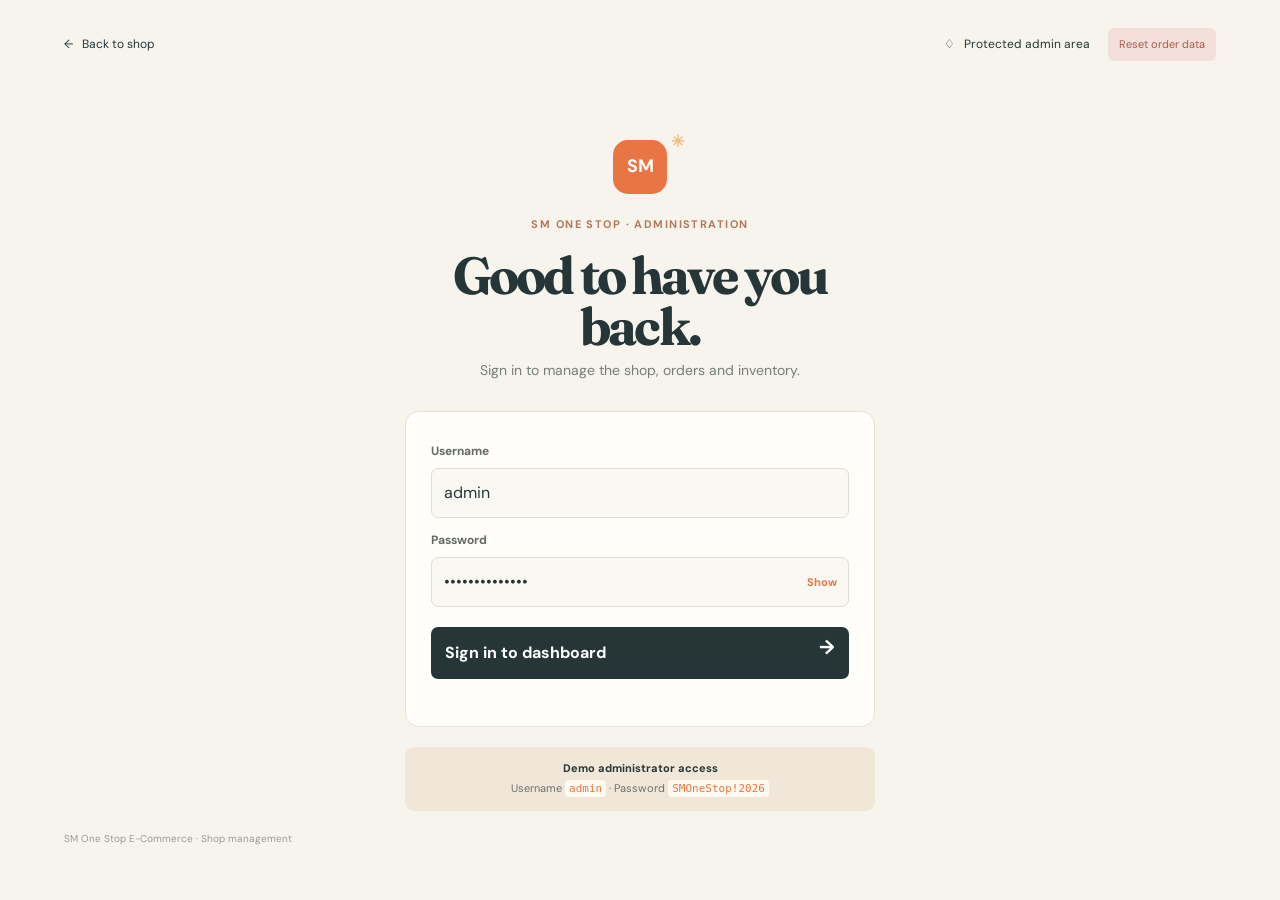
<file: admin.html>
<!DOCTYPE html>
<html lang="en">
<head>
  <!--
    Admin page shell ito. Dito inilalagay ang login screen,
    dashboard navigation, statistics, at dynamic content container.
  -->
  <meta charset="UTF-8">
  <meta name="viewport" content="width=device-width, initial-scale=1.0">
  <title>SM One Stop — Admin</title>
  <link rel="preconnect" href="https://fonts.googleapis.com">
  <link rel="preconnect" href="https://fonts.gstatic.com" crossorigin>
  <link href="https://fonts.googleapis.com/css2?family=DM+Sans:wght@400;500;600;700&family=Fraunces:opsz,wght@9..144,600;9..144,700&display=swap" rel="stylesheet">
  <link rel="stylesheet" href="style.css">
</head>
<body class="admin-page">
  <section class="admin-view" aria-labelledby="admin-title">
    <div class="admin-topbar"><a href="index.html">← &nbsp; Back to shop</a><div><span>♢ &nbsp; Protected admin area</span><button id="reset-data" type="button">Reset order data</button></div></div>
    <div class="admin-login" id="admin-login">
      <div class="admin-logo">SM <span>✳</span></div>
      <p class="admin-kicker">SM ONE STOP · ADMINISTRATION</p>
      <h1 id="admin-title">Good to have you back.</h1>
      <p class="admin-intro">Sign in to manage the shop, orders and inventory.</p>
      <form class="login-form" id="login-form">
        <label for="username">Username</label><input id="username" value="admin" autocomplete="username">
        <label for="password">Password</label><div class="password-field"><input id="password" type="password" value="SMOneStop!2026" autocomplete="current-password"><button type="button" id="show-password">Show</button></div>
        <button class="admin-signin" type="submit">Sign in to dashboard <span>→</span></button><p class="login-error" id="login-error" role="alert"></p>
      </form>
      <div class="demo-access"><strong>Demo administrator access</strong><span>Username <code>admin</code> · Password <code>SMOneStop!2026</code></span></div>
    </div>
    <div class="admin-dashboard" id="admin-dashboard">
      <aside class="admin-sidebar">
        <div class="admin-side-brand"><span class="brand-mark">SM</span><strong>ONE STOP</strong></div>
        <nav aria-label="Admin navigation">
          <button class="admin-nav active" data-section="overview" type="button">▦ <span>Overview</span></button>
          <button class="admin-nav" data-section="products" type="button">□ <span>Products</span></button>
          <button class="admin-nav" data-section="orders" type="button">▤ <span>Orders</span></button>
          <button class="admin-nav" data-section="sales-analytics" type="button">⌁ <span>Sales Analytics</span></button>
          <button class="admin-nav" data-section="demand-forecasting" type="button">⌂ <span>Demand Forecasting</span></button>
          <button class="admin-nav" data-section="vouchers" type="button">◇ <span>Vouchers</span></button>
          <button class="admin-nav" data-section="customers" type="button">♙ <span>Customers</span></button>
          <button class="admin-nav" data-section="inventory" type="button">◇ <span>Inventory</span></button>
        </nav>
        <button class="admin-signout side-signout" id="signout" type="button">Sign out</button>
      </aside>
      <main class="admin-content">
        <div class="dashboard-heading"><div><p class="admin-kicker" id="section-label">OVERVIEW</p><h1 id="section-title">Good morning, admin.</h1><p id="section-description">Here is what is happening with your shop today.</p></div><span class="admin-date">October 26, 2026</span></div>
        <div class="admin-stats"><div><small>ORDERS</small><strong id="admin-order-count">0</strong><span>Saved locally</span></div><div><small>PRODUCTS</small><strong>56</strong><span>4 low in stock</span></div><div><small>REVENUE</small><strong id="admin-revenue">₱0</strong><span>From local orders</span></div></div>
        <div id="admin-section-content"></div>
      </main>
    </div>
    <small class="admin-copyright">SM One Stop E-Commerce · Shop management</small>
  </section>
  <div class="product-modal" id="product-modal" aria-hidden="true">
    <form class="product-modal-card" id="product-form">
      <div class="modal-heading"><div><p class="admin-kicker">PRODUCT CATALOG</p><h2>Add product</h2></div><button id="modal-close" type="button" aria-label="Close">×</button></div>
      <label for="new-name">Name</label><input id="new-name" required placeholder="Product name">
      <label for="new-category">Category</label><select id="new-category" required><option value="">Choose category</option><option>Electronics</option><option>Clothing</option><option>Beauty</option><option>Accessories</option><option>Food</option></select>
      <label for="new-price">Price</label><input id="new-price" type="number" min="0" required placeholder="299">
      <label for="new-stock">Stock</label><input id="new-stock" type="number" min="0" required placeholder="10">
      <label for="new-image">Product image URL <small>(optional)</small></label><input id="new-image" type="url" placeholder="https://example.com/product.jpg">
      <img id="new-image-preview" class="product-image-preview" alt="Product URL preview" hidden>
      <p class="modal-error" id="modal-error"></p>
      <button class="admin-signin" type="submit">Add product <span>→</span></button>
    </form>
  </div>
  <script src="admin.js"></script>
</body>
</html>
</file>
<file: style.css>
/*
  Global design system ito. Nandito ang colors, typography, spacing,
  responsive layout, product cards, drawers, buttons, at admin dashboard styles.
*/
:root {
  --ink: #263638;
  --muted: #737575;
  --orange: #e87543;
  --cream: #f7f4ed;
  --line: #e5e1d8;
  --white: #fffefa;
}

* { box-sizing: border-box; margin: 0; padding: 0; }
[hidden] { display: none !important; }
html { scroll-behavior: smooth; }
body { background: var(--cream); color: var(--ink); font-family: "DM Sans", sans-serif; line-height: 1.5; }
a { color: inherit; text-decoration: none; }
button, input, select { font: inherit; }
button, a { cursor: pointer; }
.sr-only { height: 1px; margin: -1px; overflow: hidden; position: absolute; width: 1px; clip: rect(0, 0, 0, 0); }

.utility-bar { align-items: center; background: var(--ink); color: #f6f1e9; display: flex; font-size: 12px; min-height: 40px; padding: 0 2%; position: sticky; top: 0; z-index: 12; }
.utility-dot { color: #dbb58a; margin: 0 10px; }
.utility-links { align-items: center; display: flex; margin-left: auto; }
.utility-links button, .utility-links a { background: none; border: 0; color: inherit; font-size: inherit; }

.site-header { background: var(--white); border-bottom: 1px solid var(--line); position: sticky; top: 40px; z-index: 10; }
.header-main { align-items: center; display: flex; gap: 30px; justify-content: space-between; padding: 25px 3%; }
.brand { align-items: center; display: flex; gap: 12px; min-width: 250px; }
.brand-mark { align-items: center; background: var(--orange); border-radius: 17px; box-shadow: 0 8px 14px #e8754330; color: white; display: flex; font-weight: 700; height: 51px; justify-content: center; width: 51px; }
.brand-copy { display: flex; flex-direction: column; letter-spacing: .01em; }
.brand-copy strong { font-size: 16px; }
.brand-copy small { color: #7d7e78; font-size: 9px; font-weight: 700; letter-spacing: .16em; margin-top: 3px; }
.search-form { align-items: center; background: #f6f4ee; border: 1px solid #e6e2d9; border-radius: 12px; display: flex; flex: 1; height: 55px; max-width: 690px; overflow: hidden; }
.search-icon { color: #898c87; font-size: 30px; line-height: 0; margin: 0 15px; transform: rotate(-20deg); }
.search-form input { background: transparent; border: 0; color: var(--ink); flex: 1; outline: 0; }
.search-form input::placeholder { color: #aaa9a1; }
.search-form button { background: var(--orange); border: 0; color: white; font-weight: 700; height: 43px; margin-right: 5px; padding: 0 25px; border-radius: 10px; }
.header-actions { display: flex; gap: 19px; }
.header-action { align-items: center; background: none; border: 0; color: #5f6462; display: flex; flex-direction: column; font-size: 12px; gap: 1px; }
.action-icon { font-size: 33px; height: 30px; line-height: 28px; }
.bag-icon { font-size: 26px; }
.header-action b { background: var(--orange); border-radius: 50%; color: white; font-size: 10px; padding: 1px 5px; }
.drawer-backdrop { background: #1d2b2c66; inset: 0; opacity: 0; pointer-events: none; position: fixed; transition: opacity .25s ease; z-index: 20; }
.drawer-backdrop.is-visible { opacity: 1; pointer-events: auto; }
.side-drawer { background: var(--white); box-shadow: -16px 0 35px #26363822; display: flex; flex-direction: column; height: 100vh; max-width: 410px; position: fixed; right: 0; top: 0; transform: translateX(100%); transition: transform .3s ease; width: 100%; z-index: 21; }
.side-drawer.is-open { transform: translateX(0); }
.drawer-header { align-items: flex-start; border-bottom: 1px solid var(--line); display: flex; justify-content: space-between; padding: 32px 28px 23px; }
.drawer-header h2 { font-size: 31px; margin-top: 5px; }
.drawer-close { background: #f3efe7; border: 0; border-radius: 50%; color: var(--ink); font-size: 25px; height: 36px; line-height: 1; width: 36px; }
.drawer-content { flex: 1 1 auto; min-height: 0; overflow-y: auto; padding: 14px 28px; }
.drawer-item { align-items: center; border-bottom: 1px solid var(--line); display: flex; gap: 12px; padding: 17px 0; }
.drawer-product-image { align-items: center; border-radius: 9px; display: flex; flex: 0 0 96px; height: 96px; justify-content: center; overflow: hidden; width: 96px; }.drawer-product-image img { height: 100%; object-fit: cover; width: 100%; }
.drawer-product-image span { color: #fff; font-family: Fraunces, Georgia, serif; font-size: 25px; opacity: .8; }
.drawer-item-details { flex: 1; min-width: 0; }
.drawer-item-details small { color: #a17e68; font-size: 9px; font-weight: 700; letter-spacing: .12em; }
.drawer-item-details h3 { font-family: Fraunces, Georgia, serif; font-size: 16px; line-height: 1.15; margin: 3px 0 5px; }
.drawer-item-details strong { color: var(--orange); font-size: 14px; }
.drawer-remove { background: none; border: 0; color: #9a9b94; font-size: 21px; padding: 5px; }
.drawer-empty { align-items: center; color: #7d827e; display: flex; flex-direction: column; padding: 90px 20px; text-align: center; }
.drawer-empty > span { align-items: center; background: #f6e8d8; border-radius: 50%; color: var(--orange); display: flex; font-size: 29px; height: 68px; justify-content: center; margin-bottom: 18px; width: 68px; }
.drawer-empty h3 { color: var(--ink); font-family: Fraunces, Georgia, serif; font-size: 23px; }
.drawer-empty p { font-size: 13px; margin-top: 7px; max-width: 240px; }
.drawer-shop-link { color: var(--orange); font-size: 13px; font-weight: 700; margin-top: 23px; }
.drawer-shop-link b { font-size: 20px; margin-left: 9px; }
.drawer-footer { border-top: 1px solid var(--line); flex: 0 1 auto; max-height: 60vh; overflow-y: auto; padding: 21px 28px 27px; }
.drawer-total { align-items: center; color: #777a75; display: flex; font-size: 14px; justify-content: space-between; margin-bottom: 16px; }
.drawer-total strong { color: var(--ink); font-size: 20px; }
.drawer-checkout { background: var(--ink); border: 0; border-radius: 9px; color: white; display: flex; font-size: 13px; font-weight: 700; justify-content: space-between; padding: 15px 17px; width: 100%; }
.drawer-checkout span { font-size: 20px; line-height: 12px; }
.checkout-label { color: #777a75; display: block; font-size: 11px; margin-bottom: 5px; }.checkout-input { border: 1px solid var(--line); border-radius: 7px; color: var(--ink); margin-bottom: 15px; padding: 10px; width: 100%; }.checkout-address { min-height: 65px; resize: vertical; }
.order-history { border-bottom: 1px solid var(--line); padding: 18px 0; }.order-history-top { align-items: center; display: flex; justify-content: space-between; }.order-history-top > strong { font-size: 14px; }.order-history > small { color: #8b918a; display: block; font-size: 10px; margin-top: 5px; }.order-address { color: #69716b; font-size: 11px; margin-top: 8px; }.customer-status { border-radius: 20px; font-size: 9px; font-weight: 700; padding: 5px 8px; }.customer-status.processing { background: #fff0dd; color: #ae764d; }.customer-status.shipped { background: #e7f0e5; color: #668464; }.customer-status.delivered { background: #e8eff2; color: #67818b; }.customer-status.cancelled { background: #f5dfda; color: #b85f4e; }.order-history-items { border-left: 2px solid #e8dfd3; margin: 13px 0 10px; padding-left: 10px; }.order-history-items div { align-items: center; color: #69716b; display: flex; font-size: 11px; gap: 8px; justify-content: space-between; padding: 3px 0; }.order-history-items img { border-radius: 4px; height: 28px; object-fit: cover; width: 28px; }.order-history-items span { flex: 1; }.order-history-items strong { color: var(--orange); }.order-history-total { color: var(--ink); display: block; font-size: 12px; text-align: right; }
.order-discount { color: #6c9072; font-size: 10px; margin-top: 6px; }
.delivery-eta { background: #edf5ea; border-radius: 6px; color: #668464; font-size: 11px; margin-top: 10px; padding: 7px 9px; }.delivery-eta strong { font-weight: 700; }.order-payment { color: #8b918a; font-size: 10px; margin-top: 6px; }.review-form { display: grid; gap: 6px; margin-top: 13px; }.review-form label { color: #777a75; font-size: 11px; }.review-form select, .review-form input { border: 1px solid var(--line); border-radius: 6px; padding: 8px; }.review-form button { background: var(--ink); border: 0; border-radius: 6px; color: white; font-size: 11px; padding: 9px; }.saved-review { background: #fff3d9; border-radius: 6px; color: #9b7541; font-size: 11px; margin-top: 13px; padding: 8px; }
.drawer-continue { background: var(--orange); }
.product-details-modal { align-items: center; background: #1d2b2c99; display: flex; inset: 0; justify-content: center; opacity: 0; padding: 20px; pointer-events: none; position: fixed; transition: opacity .2s ease; z-index: 30; }
.product-details-modal.is-visible { opacity: 1; pointer-events: auto; }
.product-details-card { background: var(--white); border-radius: 16px; box-shadow: 0 20px 60px #26363833; max-width: 700px; overflow: hidden; position: relative; width: 100%; }
.product-details-close { background: #f3efe7; border: 0; border-radius: 50%; color: var(--ink); font-size: 24px; height: 36px; line-height: 1; position: absolute; right: 18px; top: 18px; width: 36px; z-index: 1; }
.product-details-body { display: grid; grid-template-columns: minmax(220px, 1fr) 1fr; }
.product-details-image { align-items: center; background: #f1eee6; display: flex; min-height: 330px; justify-content: center; overflow: hidden; }
.product-details-image img { height: 100%; max-height: 430px; object-fit: cover; width: 100%; }
.product-details-image span { color: #b7a99a; font-family: Fraunces, Georgia, serif; font-size: 80px; }
.product-details-copy { align-self: center; padding: 42px 34px; }
.product-details-copy small { color: #a17e68; font-size: 10px; font-weight: 700; letter-spacing: .12em; }
.product-details-copy h2 { font-family: Fraunces, Georgia, serif; font-size: 32px; line-height: 1.05; margin: 10px 0; }
.product-details-copy > strong { color: var(--orange); font-size: 20px; }
.product-details-copy p { color: #707873; font-size: 13px; margin: 20px 0 25px; }
.product-details-actions { display: flex; gap: 8px; }
.product-details-actions button { border: 0; border-radius: 7px; cursor: pointer; font-size: 12px; font-weight: 700; padding: 12px 14px; }
.product-details-actions .add-button { background: var(--ink); color: white; }
.product-details-actions .buy-button { background: var(--orange); color: white; }
body.drawer-open { overflow: hidden; }
.admin-view { background: #f7f4ed; color: var(--ink); display: none; min-height: 100vh; padding: 28px 5%; }
.admin-page .admin-view { display: block; }
.admin-view.is-visible { display: block; }
.admin-topbar { align-items: center; background: #f7f4ed; display: flex; justify-content: space-between; font-size: 12px; margin: -28px 0 65px; padding: 28px 0 14px; position: sticky; top: 0; z-index: 9; }.admin-topbar > div { align-items: center; display: flex; gap: 18px; }.admin-topbar button { background: #f5dfda; border: 0; border-radius: 6px; color: #a45e50; font-size: 11px; padding: 8px 11px; }
.back-shop { color: #64706c; font-weight: 600; }.admin-topbar > span { color: #8d9189; }
.admin-login { margin: 0 auto; max-width: 470px; text-align: center; }
.admin-logo { align-items: center; background: var(--orange); border-radius: 15px; color: white; display: flex; font-size: 18px; font-weight: 700; height: 54px; justify-content: center; margin: 0 auto 22px; position: relative; width: 54px; }.admin-logo span { color: #f3bb84; font-size: 16px; position: absolute; right: -17px; top: -10px; }
.admin-kicker { color: #b2795a; font-size: 11px; font-weight: 700; letter-spacing: .13em; }
.admin-login h1, .dashboard-heading h1 { font-size: clamp(38px, 5vw, 52px); letter-spacing: -.055em; margin: 18px 0 8px; }
.admin-intro, .dashboard-heading p { color: #777d79; font-size: 14px; }
.login-form { background: var(--white); border: 1px solid var(--line); border-radius: 14px; display: grid; gap: 8px; margin: 30px 0 20px; padding: 25px; text-align: left; }
.login-form label { color: #636a66; font-size: 12px; font-weight: 700; margin-top: 5px; }.login-form input { background: #faf8f3; border: 1px solid #e1ddd3; border-radius: 7px; color: var(--ink); outline: 0; padding: 12px; }.login-form input:focus { border-color: var(--orange); }.password-field { align-items: center; display: flex; position: relative; }.password-field input { padding-right: 60px; width: 100%; }.password-field button { background: none; border: 0; color: var(--orange); font-size: 11px; font-weight: 700; position: absolute; right: 12px; }
.admin-signin { background: var(--ink); border: 0; border-radius: 7px; color: white; display: flex; font-weight: 700; justify-content: space-between; margin-top: 12px; padding: 14px; }.admin-signin span { font-size: 20px; line-height: 13px; }.login-error { color: #c85f45; font-size: 11px; min-height: 14px; text-align: center; }
.demo-access { background: #f1e7d8; border-radius: 9px; color: #69716b; display: grid; font-size: 11px; gap: 4px; padding: 13px; }.demo-access strong { color: var(--ink); }.demo-access code { background: #fffaf0; border-radius: 4px; color: var(--orange); padding: 2px 4px; }.admin-footnote, .admin-copyright { color: #999b94; display: block; font-size: 10px; margin-top: 20px; }
.admin-dashboard { align-items: start; display: none; gap: 32px; grid-template-columns: 220px minmax(0, 1fr); margin: 0 auto; max-width: 1240px; }.admin-dashboard.is-visible { display: grid; }.admin-login.is-hidden { display: none; }.admin-sidebar { align-self: start; background: var(--ink); border-radius: 15px; color: white; display: flex; flex-direction: column; padding: 20px 12px; position: sticky; top: 20px; }.admin-side-brand { align-items: center; border-bottom: 1px solid #ffffff22; display: flex; gap: 9px; padding: 0 8px 20px; }.admin-side-brand .brand-mark { border-radius: 10px; box-shadow: none; height: 35px; width: 35px; }.admin-side-brand strong { font-size: 13px; letter-spacing: .08em; }.admin-sidebar nav { display: grid; gap: 4px; margin-top: 20px; }.admin-nav { background: transparent; border: 0; border-radius: 7px; color: #c4cfca; font-size: 13px; padding: 10px; text-align: left; }.admin-nav span { margin-left: 9px; }.admin-nav.active, .admin-nav:hover { background: #ffffff19; color: white; }.admin-signout, .table-heading button { background: transparent; border: 1px solid #d6d2c8; border-radius: 7px; color: #66706b; font-size: 12px; padding: 9px 13px; }.side-signout { border-color: #ffffff44; color: #d3ddd7; margin-top: 20px; text-align: left; }.admin-content { min-width: 0; }.dashboard-heading { align-items: flex-start; display: flex; justify-content: space-between; }.admin-date { color: #8a918b; font-size: 12px; padding-top: 17px; }.admin-stats { display: grid; gap: 15px; grid-template-columns: repeat(3, 1fr); margin: 35px 0; }.admin-stats > div { background: var(--white); border: 1px solid var(--line); border-radius: 12px; padding: 21px; }.admin-stats small { color: #a17e68; font-size: 10px; font-weight: 700; letter-spacing: .12em; }.admin-stats strong { display: block; font-family: Fraunces, Georgia, serif; font-size: 32px; margin: 10px 0 4px; }.admin-stats span { color: #718277; font-size: 11px; }.admin-overview-grid { display: grid; gap: 18px; grid-template-columns: 1.5fr 1fr; }.admin-table, .inventory-card { background: var(--white); border: 1px solid var(--line); border-radius: 12px; overflow: hidden; }.table-heading { align-items: center; display: flex; justify-content: space-between; padding: 21px; }.table-heading h2 { font-size: 25px; }.order-row { align-items: center; border-top: 1px solid var(--line); display: grid; font-size: 12px; gap: 15px; grid-template-columns: 1.1fr 1.5fr 1.4fr 1fr .8fr; padding: 17px 21px; }.order-head { color: #a17e68; font-size: 10px; font-weight: 700; letter-spacing: .1em; }.status { border-radius: 20px; font-size: 10px; justify-self: start; padding: 5px 8px; }.shipped { background: #e7f0e5; color: #668464; }.processing { background: #fff0dd; color: #ae764d; }.delivered { background: #e8eff2; color: #67818b; }.inventory-item { align-items: center; border-top: 1px solid var(--line); display: flex; gap: 10px; padding: 16px 21px; }.inventory-item > div { flex: 1; }.inventory-item strong, .inventory-item small { display: block; }.inventory-item strong { font-size: 12px; }.inventory-item small { color: #8b918a; font-size: 10px; margin-top: 3px; }.inventory-item b { color: #c87953; font-size: 9px; }.inventory-item b.good-stock { color: #6c9072; }.inventory-dot { background: #80a786; border-radius: 50%; height: 8px; width: 8px; }.inventory-dot.low { background: #db865e; }
.empty-orders { color: #888d86; font-size: 13px; padding: 25px 21px; }
.admin-review { color: #b2795a; font-size: 10px; font-weight: 600; }
.activity-card { background: var(--white); border: 1px solid var(--line); border-radius: 12px; margin-top: 18px; overflow: hidden; }.live-label { color: #6d9474; font-size: 11px; }.activity-row { align-items: center; border-top: 1px solid var(--line); display: flex; gap: 12px; padding: 14px 21px; }.activity-icon { align-items: center; border-radius: 50%; display: flex; font-size: 15px; height: 32px; justify-content: center; width: 32px; }.activity-icon.customer { background: #f6e8d8; color: var(--orange); }.activity-icon.seller { background: var(--ink); color: white; font-size: 9px; font-weight: 700; }.activity-row div { flex: 1; }.activity-row strong, .activity-row small { display: block; }.activity-row strong { font-size: 12px; }.activity-row small { color: #8b918a; font-size: 10px; margin-top: 3px; }.activity-row > b { color: #a17e68; font-size: 9px; text-transform: uppercase; }
.status-select { background: #fff0dd; border: 0; border-radius: 20px; color: #ae764d; font-size: 10px; padding: 6px 8px; }.customer-row, .inventory-edit { align-items: center; border-top: 1px solid var(--line); display: grid; gap: 15px; grid-template-columns: 1.5fr 1fr 1fr auto; padding: 16px 21px; }.customer-row strong, .inventory-edit strong, .inventory-edit small { display: block; }.customer-row span, .inventory-edit small { color: #858c85; font-size: 11px; }.customer-row b { color: var(--orange); }.customer-row button, .inventory-edit button, #add-product, #add-stock { background: transparent; border: 1px solid #d6d2c8; border-radius: 6px; color: #66706b; font-size: 11px; padding: 7px 10px; }.inventory-edit { grid-template-columns: 1.4fr 1fr 90px 75px minmax(150px, 1.5fr) auto auto; }.inventory-edit input { border: 1px solid var(--line); border-radius: 6px; min-width: 0; padding: 7px; width: 100%; }.money-input { align-items: center; background: var(--white); border: 1px solid var(--line); border-radius: 6px; display: flex; padding-left: 7px; }.money-input span { color: #a17e68; font-size: 12px; font-weight: 700; }.money-input input { border: 0; padding-left: 4px; }.report-grid { display: grid; gap: 15px; grid-template-columns: repeat(3, 1fr); }.report-grid > div { background: var(--white); border: 1px solid var(--line); border-radius: 12px; padding: 25px; }.report-grid small { color: #a17e68; font-size: 10px; font-weight: 700; letter-spacing: .1em; }.report-grid strong { display: block; font-family: Fraunces, Georgia, serif; font-size: 25px; margin-top: 15px; }
.sales-analytics { background: var(--white); border: 1px solid var(--line); border-radius: 12px; margin-bottom: 18px; overflow: hidden; }.sales-chart, .forecast-chart { height: 190px; padding: 8px 25px 27px; position: relative; }.chart-grid { inset: 12px 25px 32px; position: absolute; }.chart-grid i { border-top: 1px dashed #e6e1d8; display: block; height: 33.333%; }.sales-chart svg, .forecast-chart svg { height: 140px; overflow: visible; position: relative; width: 100%; z-index: 1; }.sales-chart polyline, .forecast-chart polyline { fill: none; stroke: var(--orange); stroke-linecap: round; stroke-linejoin: round; stroke-width: 1.8; vector-effect: non-scaling-stroke; }.sales-chart circle, .forecast-chart circle { fill: var(--white); stroke: var(--orange); stroke-width: 1.4; vector-effect: non-scaling-stroke; }.chart-labels { bottom: 8px; color: #858c85; font-size: 10px; left: 25px; position: absolute; right: 25px; }.chart-labels span { position: absolute; transform: translateX(-50%); }.analytics-grid { border-top: 1px solid var(--line); display: grid; gap: 1px; grid-template-columns: repeat(4, 1fr); }.analytics-grid > div { background: #faf8f3; padding: 18px 21px; }.analytics-grid strong, .analytics-grid small { display: block; }.analytics-grid strong { font-family: Fraunces, Georgia, serif; font-size: 22px; }.analytics-grid small { color: #858c85; font-size: 10px; margin-top: 4px; }
.voucher-form { align-items: center; background: #faf8f3; border-top: 1px solid var(--line); display: flex; flex-wrap: wrap; gap: 8px; padding: 15px 21px; }.voucher-form input, .voucher-form select { border: 1px solid var(--line); border-radius: 6px; min-width: 130px; padding: 8px; }.voucher-form button { background: var(--ink); border: 0; border-radius: 6px; color: white; padding: 9px 12px; }.voucher-list { border-top: 1px solid var(--line); }.voucher-row { align-items: center; border-bottom: 1px solid var(--line); display: grid; gap: 15px; grid-template-columns: 1.2fr 1fr 1.5fr auto; padding: 15px 21px; }.voucher-row span { color: #858c85; font-size: 11px; }.voucher-row b { color: #6c9072; font-size: 10px; }.forecast-head, .forecast-row { align-items: center; border-top: 1px solid var(--line); display: grid; gap: 15px; grid-template-columns: 1.5fr 1fr 1.5fr 1fr; padding: 15px 21px; }.forecast-head { color: #a17e68; font-size: 10px; font-weight: 700; }.forecast-row { font-size: 12px; }.forecast-row span { color: #858c85; }.forecast-low { color: #c87953; font-size: 10px; }.forecast-good { color: #6c9072; font-size: 10px; }
.planning-card { background: var(--white); border: 1px solid var(--line); border-radius: 12px; margin-bottom: 18px; overflow: hidden; }.planning-grid { border-top: 1px solid var(--line); display: grid; gap: 1px; grid-template-columns: repeat(4, 1fr); }.planning-grid > div { background: #faf8f3; padding: 18px 21px; }.planning-grid strong, .planning-grid small, .planning-grid em { display: block; }.planning-grid strong { font-family: Fraunces, Georgia, serif; font-size: 22px; }.planning-grid small { color: #858c85; font-size: 10px; margin-top: 4px; }.planning-grid em { color: #a17e68; font-size: 9px; font-style: normal; margin-top: 8px; }.planning-note { color: #858c85; font-size: 10px; padding: 12px 21px 16px; }
.inventory-labels { color: #a17e68; display: grid; font-size: 10px; font-weight: 700; gap: 15px; grid-template-columns: 1.4fr 1fr 90px 75px minmax(150px, 1.5fr) auto; letter-spacing: .1em; padding: 15px 21px 8px; }.product-modal { align-items: center; background: #26363866; display: flex; inset: 0; justify-content: center; opacity: 0; pointer-events: none; position: fixed; transition: opacity .2s ease; z-index: 30; }.product-modal.is-open { opacity: 1; pointer-events: auto; }.product-modal-card { background: var(--white); border: 1px solid var(--line); border-radius: 14px; box-shadow: 0 20px 50px #26363833; display: grid; gap: 8px; max-width: 440px; padding: 25px; width: calc(100% - 32px); }.modal-heading { align-items: flex-start; display: flex; justify-content: space-between; margin-bottom: 12px; }.modal-heading h2 { font-size: 27px; }.modal-heading button { background: #f3efe7; border: 0; border-radius: 50%; color: var(--ink); font-size: 23px; height: 32px; width: 32px; }.product-modal-card label { color: #636a66; font-size: 12px; font-weight: 700; margin-top: 4px; }.product-modal-card input, .product-modal-card select { background: #faf8f3; border: 1px solid #e1ddd3; border-radius: 7px; color: var(--ink); padding: 11px; }.modal-error { color: #c85f45; font-size: 11px; min-height: 14px; }.inventory-edit select { background: var(--white); border: 1px solid var(--line); border-radius: 6px; min-width: 0; padding: 7px; width: 100%; }.cancel-order-button { background: #f5dfda; border: 0; border-radius: 6px; color: #a45e50; font-size: 10px; margin-top: 12px; padding: 8px 10px; }
.main-nav { align-items: center; border-top: 1px solid #f0eee9; display: flex; gap: 42px; min-height: 53px; padding: 0 3%; }
.main-nav a { color: #535b59; font-size: 13px; font-weight: 600; }
.category-link { align-items: center; display: flex; gap: 12px; }
.menu-icon { font-size: 19px; }
.chevron { font-size: 18px; margin-left: -6px; }
.nav-note { color: #6f7571; font-size: 12px; margin-left: auto; }

main { margin: 28px auto 0; max-width: 1440px; padding: 0 2%; }
.hero { background: #f3e7d5; border-radius: 24px; display: grid; grid-template-columns: 45% 55%; min-height: 475px; overflow: hidden; }
.hero-copy { padding: 54px 7%; position: relative; z-index: 1; }
.eyebrow { color: #ba805b; font-size: 12px; font-weight: 700; letter-spacing: .12em; }
h1, h2 { font-family: Fraunces, Georgia, serif; }
h1 { font-size: clamp(44px, 5vw, 65px); letter-spacing: -.06em; line-height: .98; margin: 30px 0 22px; }
h1 em { color: var(--orange); font-style: normal; }
.hero-description { color: #676d6a; font-size: 16px; max-width: 430px; }
.primary-button { align-items: center; background: var(--ink); border-radius: 10px; color: white; display: inline-flex; font-size: 14px; font-weight: 700; gap: 26px; margin-top: 30px; padding: 16px 21px; }
.primary-button span { font-size: 23px; font-weight: 400; line-height: 10px; }
.hero-signature { align-items: center; display: flex; gap: 12px; margin-top: 16px; }
.hero-signature > span { align-items: center; background: var(--white); border: 1px solid #e8dfd2; border-radius: 50%; color: var(--orange); display: flex; font-size: 11px; height: 39px; justify-content: center; width: 39px; }
.hero-signature p { color: #8d8a82; font-size: 11px; line-height: 1.5; }
.hero-signature strong { color: #59615e; }
.hero-art { background: linear-gradient(90deg, #f3e7d5, #e1d3bd); min-height: 475px; overflow: hidden; position: relative; }
.art-label { color: #69706b; font-size: 20px; position: absolute; right: 12%; top: 8px; }
.sun-disc { background: #e7d3b6; border-radius: 50%; height: 310px; position: absolute; right: 14%; top: 70px; width: 310px; }
.product-scene { bottom: 0; height: 320px; left: 18%; position: absolute; width: 60%; }
.plant-pot { background: #c57955; border-radius: 5px 5px 45% 45%; bottom: 28px; height: 135px; left: 17%; position: absolute; transform: rotate(-7deg); width: 105px; }
.plant-pot:before, .plant-pot:after { border: 4px solid #496555; border-bottom: 0; border-radius: 50% 50% 0 0; content: ""; height: 170px; left: 23px; position: absolute; top: -150px; transform: rotate(-22deg); width: 36px; }
.plant-pot:after { left: 55px; top: -135px; transform: rotate(28deg); }
.plant-pot span { color: #e3ae72; font-size: 20px; position: absolute; right: -40px; top: -170px; }
.bottle { background: #6e897c; border-radius: 10px 10px 20px 20px; bottom: 22px; height: 180px; left: 48%; position: absolute; width: 92px; }
.bottle:before { background: #547262; border-radius: 6px 6px 0 0; content: ""; height: 33px; left: 23px; position: absolute; top: -30px; width: 46px; }
.bottle i { border: 2px solid #c8d1c5; border-radius: 50%; height: 25px; left: 25px; position: absolute; top: 65px; width: 40px; }
.book-stack { background: #d9885c; bottom: 22px; height: 30px; position: absolute; right: 6%; transform: rotate(-7deg); width: 170px; }
.book-stack:after { background: #f7dfb0; bottom: 30px; content: ""; height: 26px; left: 20px; position: absolute; width: 155px; }
.mug { background: #e4a178; border-radius: 5px 5px 17px 17px; bottom: 55px; height: 68px; right: 35%; position: absolute; width: 70px; }
.mug:after { border: 9px solid #e4a178; border-left: 0; border-radius: 0 50% 50% 0; content: ""; height: 32px; position: absolute; right: -25px; top: 14px; width: 25px; }
.offer-card { background: #fffdf6; border-radius: 13px; bottom: 28px; box-shadow: 0 12px 25px #7f705033; display: flex; flex-direction: column; padding: 20px; position: absolute; right: 7%; transform: rotate(-3deg); width: 205px; }
.offer-card small { color: #938775; font-size: 9px; font-weight: 700; letter-spacing: .12em; }
.offer-card strong { color: var(--orange); font-size: 22px; line-height: 1.1; margin: 10px 0 6px; }
.offer-card span { color: #8c8a83; font-size: 10px; }
.round-stamp { align-items: center; background: var(--ink); border-radius: 50%; color: white; display: flex; font-size: 10px; font-weight: 700; height: 84px; justify-content: center; letter-spacing: .08em; line-height: 1.3; position: absolute; right: 7%; text-align: center; top: 25px; transform: rotate(10deg); width: 84px; }
.round-stamp span { color: #e8b47d; position: absolute; right: -7px; top: -4px; }

.benefits { background: var(--white); border: 1px solid var(--line); border-radius: 18px; display: grid; grid-template-columns: repeat(3, 1fr); margin: 22px 0 76px; }
.benefit { align-items: center; border-right: 1px solid var(--line); display: flex; gap: 15px; padding: 28px 8%; }
.benefit:last-child { border: 0; }
.benefit-icon { align-items: center; border-radius: 14px; display: flex; font-size: 23px; height: 43px; justify-content: center; width: 43px; }
.delivery { background: #fff0e9; color: #d87b52; }.quality { background: #edf5ea; color: #719777; }.checkout { background: #edf3f5; color: #68828b; }
.benefit strong, .benefit small { display: block; }.benefit strong { font-size: 13px; }.benefit small { color: #a0a09b; font-size: 11px; margin-top: 4px; }
.categories { margin-bottom: 82px; scroll-margin-top: 110px; }
.section-heading, .shop-heading { align-items: end; display: flex; justify-content: space-between; }
h2 { font-size: 37px; letter-spacing: -.04em; line-height: 1.1; margin-top: 8px; }
.section-heading > p { color: #8b8b85; font-size: 13px; }.section-heading > p span { color: var(--orange); font-size: 22px; margin-left: 10px; }
.category-list { display: flex; flex-wrap: wrap; gap: 10px; margin-top: 27px; }
.category { background: transparent; border: 1px solid #dedbd2; border-radius: 9px; color: #616763; font-size: 13px; padding: 13px 15px; }
.category span { color: var(--orange); font-size: 18px; margin-right: 8px; }.category b { font-size: 17px; font-weight: 400; margin-left: 24px; }
.category.active, .category:hover { background: var(--ink); border-color: var(--ink); color: white; }
.shop-section { border-top: 1px solid var(--line); padding-top: 34px; scroll-margin-top: 110px; }
.shop-heading { margin-bottom: 27px; }.shop-heading > div > p:last-child { color: #8b8b85; font-size: 13px; margin-top: 7px; }
.sort-label { color: #83847e; font-size: 12px; }.sort-label select { background: transparent; border: 0; color: var(--ink); font-weight: 700; margin-left: 8px; outline: 0; }
.product-grid { display: grid; gap: 17px; grid-template-columns: repeat(3, 1fr); }
.product-card { background: var(--white); border: 1px solid var(--line); border-radius: 14px; overflow: hidden; }
.product-card[hidden] { display: none; }
.product-image { align-items: center; display: flex; height: 205px; justify-content: center; overflow: hidden; position: relative; }.product-image > span { background: var(--orange); border-radius: 3px; color: #fff; font-size: 9px; font-weight: 700; left: 15px; padding: 4px 7px; position: absolute; top: 14px; }
.sage { background: #dce5d2; }.peach { background: #f3d9c8; }.cream { background: #eee8d5; }.yellow { background: #f3e5b7; }.blue { background: #d8e2e4; }.lilac { background: #ded8e5; }
.product-illustration { position: relative; }.candle { background: #efb477; border-radius: 6px 6px 15px 15px; height: 110px; width: 100px; }.candle:before { background: #fff6dd; border-radius: 50%; content: "SM"; color: #dc8558; font-size: 11px; font-weight: 700; height: 54px; left: 23px; padding-top: 20px; position: absolute; text-align: center; top: 27px; width: 54px; }.candle:after { background: #493d32; border-radius: 50%; content: ""; height: 9px; left: 46px; position: absolute; top: -5px; width: 8px; }
.tote { border: 6px solid #de865e; border-radius: 5px 5px 15px 15px; height: 120px; width: 125px; }.tote:before { border: 5px solid #de865e; border-bottom: 0; border-radius: 30px 30px 0 0; content: ""; height: 40px; left: 25px; position: absolute; top: -45px; width: 65px; }
.skincare { background: #dfab83; border-radius: 13px 13px 6px 6px; height: 120px; width: 80px; }.skincare:before { background: #c37e62; border-radius: 7px 7px 0 0; content: ""; height: 25px; left: 15px; position: absolute; top: -25px; width: 50px; }.skincare:after { color: #fff7df; content: "GLOW"; font-size: 10px; left: 18px; position: absolute; top: 53px; transform: rotate(-90deg); }
.coffee { background: #b9744e; border-radius: 5px 5px 15px 15px; height: 110px; width: 95px; }.coffee:before { background: #ead9b5; border-radius: 50%; content: ""; height: 22px; left: 14px; position: absolute; top: 18px; width: 67px; }.coffee:after { border: 4px solid #b9744e; border-radius: 0 50% 50% 0; content: ""; height: 35px; position: absolute; right: -27px; top: 35px; width: 27px; }
.shirt { border-bottom: 80px solid #6c8490; border-left: 28px solid transparent; border-right: 28px solid transparent; height: 0; width: 120px; }.shirt:before { border-bottom: 25px solid #6c8490; border-left: 30px solid transparent; border-right: 30px solid transparent; content: ""; left: 30px; position: absolute; top: -25px; }
.speaker { background: #7e718b; border-radius: 50%; height: 120px; width: 120px; }.speaker:after { background: #c9c0d0; border: 12px solid #665a72; border-radius: 50%; content: ""; height: 32px; left: 32px; position: absolute; top: 32px; width: 32px; }
.product-info { padding: 18px; position: relative; }.product-info small { color: #a17e68; font-size: 10px; font-weight: 700; letter-spacing: .14em; }.product-info h3 { font-family: Fraunces, Georgia, serif; font-size: 20px; margin: 6px 0; }.product-info strong { color: var(--orange); font-size: 17px; }.product-actions { align-items: center; display: flex; float: right; gap: 5px; margin-top: -3px; }.add-button, .buy-button { border: 0; border-radius: 7px; color: white; font-size: 11px; padding: 8px 10px; }.add-button { background: var(--ink); }.buy-button { background: var(--orange); }.wishlist-toggle { background: #f8f4ec; border: 0; border-radius: 50%; color: var(--orange); font-size: 21px; height: 31px; margin-left: 6px; vertical-align: middle; width: 31px; }.wishlist-toggle.is-saved { background: #fae4d8; color: var(--orange); }
.product-image img { height: 100%; object-fit: cover; width: 100%; }.product-image-preview { border: 1px solid var(--line); border-radius: 8px; height: 130px; margin: 5px 0 12px; object-fit: cover; width: 100%; }
.closing-banner { align-items: center; background: #e8d9c2; border-radius: 18px; display: flex; justify-content: space-between; margin: 75px 0; overflow: hidden; padding: 42px 7%; }.closing-banner h2 { margin: 7px 0 10px; }.closing-banner p:not(.eyebrow) { color: #77756e; font-size: 13px; }.closing-banner a { color: var(--orange); display: inline-block; font-size: 13px; font-weight: 700; margin-top: 21px; }.closing-banner a span { font-size: 20px; margin-left: 15px; }.closing-banner > strong { color: var(--orange); font-size: 70px; line-height: .75; transform: rotate(-10deg); }.closing-banner > strong small { font-size: 25px; }
.site-footer { background: var(--ink); color: #f6f1e9; display: grid; gap: 7%; grid-template-columns: 2fr 1fr 1fr; padding: 50px 5%; }.site-footer .brand-mark { background: var(--orange); }.site-footer .brand-copy small { color: #b9bcb4; }.footer-brand p { color: #b9bcb4; font-size: 12px; margin-top: 17px; max-width: 270px; }.site-footer nav { display: flex; flex-direction: column; gap: 12px; font-size: 13px; }.footer-note { display: flex; flex-direction: column; gap: 7px; }.footer-note small { color: #bdc3b9; font-size: 10px; letter-spacing: .1em; }.footer-note span { color: #aeb5ad; font-size: 11px; }

@media (max-width: 800px) {
  .header-main { flex-wrap: wrap; gap: 18px; }.brand { min-width: auto; }.search-form { order: 3; max-width: none; width: 100%; }.main-nav { gap: 20px; overflow: auto; white-space: nowrap; }.nav-note { display: none; }
  .hero { grid-template-columns: 1fr; }.hero-copy { padding: 44px 8% 30px; }.hero-art { min-height: 350px; }.art-label { font-size: 15px; }.benefits { grid-template-columns: 1fr; }.benefit { border-bottom: 1px solid var(--line); border-right: 0; padding: 18px 8%; }.categories { margin-bottom: 55px; }.section-heading, .shop-heading { align-items: start; flex-direction: column; gap: 16px; }.product-grid { grid-template-columns: repeat(2, 1fr); }.site-footer { grid-template-columns: 1fr 1fr; }.footer-note { grid-column: span 2; }
}
@media (max-width: 500px) {
  .utility-bar { font-size: 10px; }.utility-links { display: none; }.header-main { padding: 18px 5%; }.header-actions { gap: 10px; }.hero { border-radius: 16px; }.hero-art { min-height: 300px; }.product-scene { left: 5%; transform: scale(.8); transform-origin: bottom left; width: 90%; }.offer-card { right: 4%; transform: scale(.8) rotate(-3deg); transform-origin: bottom right; }.round-stamp { right: 4%; transform: scale(.75) rotate(10deg); transform-origin: top right; }.product-grid { grid-template-columns: 1fr; }.category-list { display: grid; grid-template-columns: 1fr 1fr; }.category { text-align: left; }.closing-banner { padding: 35px 8%; }.closing-banner > strong { font-size: 48px; }.site-footer { grid-template-columns: 1fr; }.footer-note { grid-column: auto; }
  .admin-view { padding: 22px 5%; }.admin-topbar { margin-bottom: 48px; }.admin-topbar > span { display: none; }.admin-dashboard { grid-template-columns: 1fr; }.admin-sidebar { top: 10px; }.admin-sidebar nav { grid-template-columns: repeat(2, 1fr); }.admin-nav { text-align: left; }.admin-nav span { display: inline; font-size: 10px; margin: 4px 0 0; }.side-signout { margin-top: 15px; }.admin-stats, .admin-overview-grid, .report-grid { grid-template-columns: 1fr; }.dashboard-heading { gap: 20px; }.admin-date { display: none; }.order-row { align-items: start; grid-template-columns: 1fr 1fr; }.order-head { display: none; }.order-row > :nth-child(3) { color: #7d827e; }.order-row > :nth-child(5) { text-align: right; }.activity-row { align-items: flex-start; }.activity-row > b { display: none; }.customer-row, .inventory-edit { grid-template-columns: 1fr 1fr; }
}
</file>
